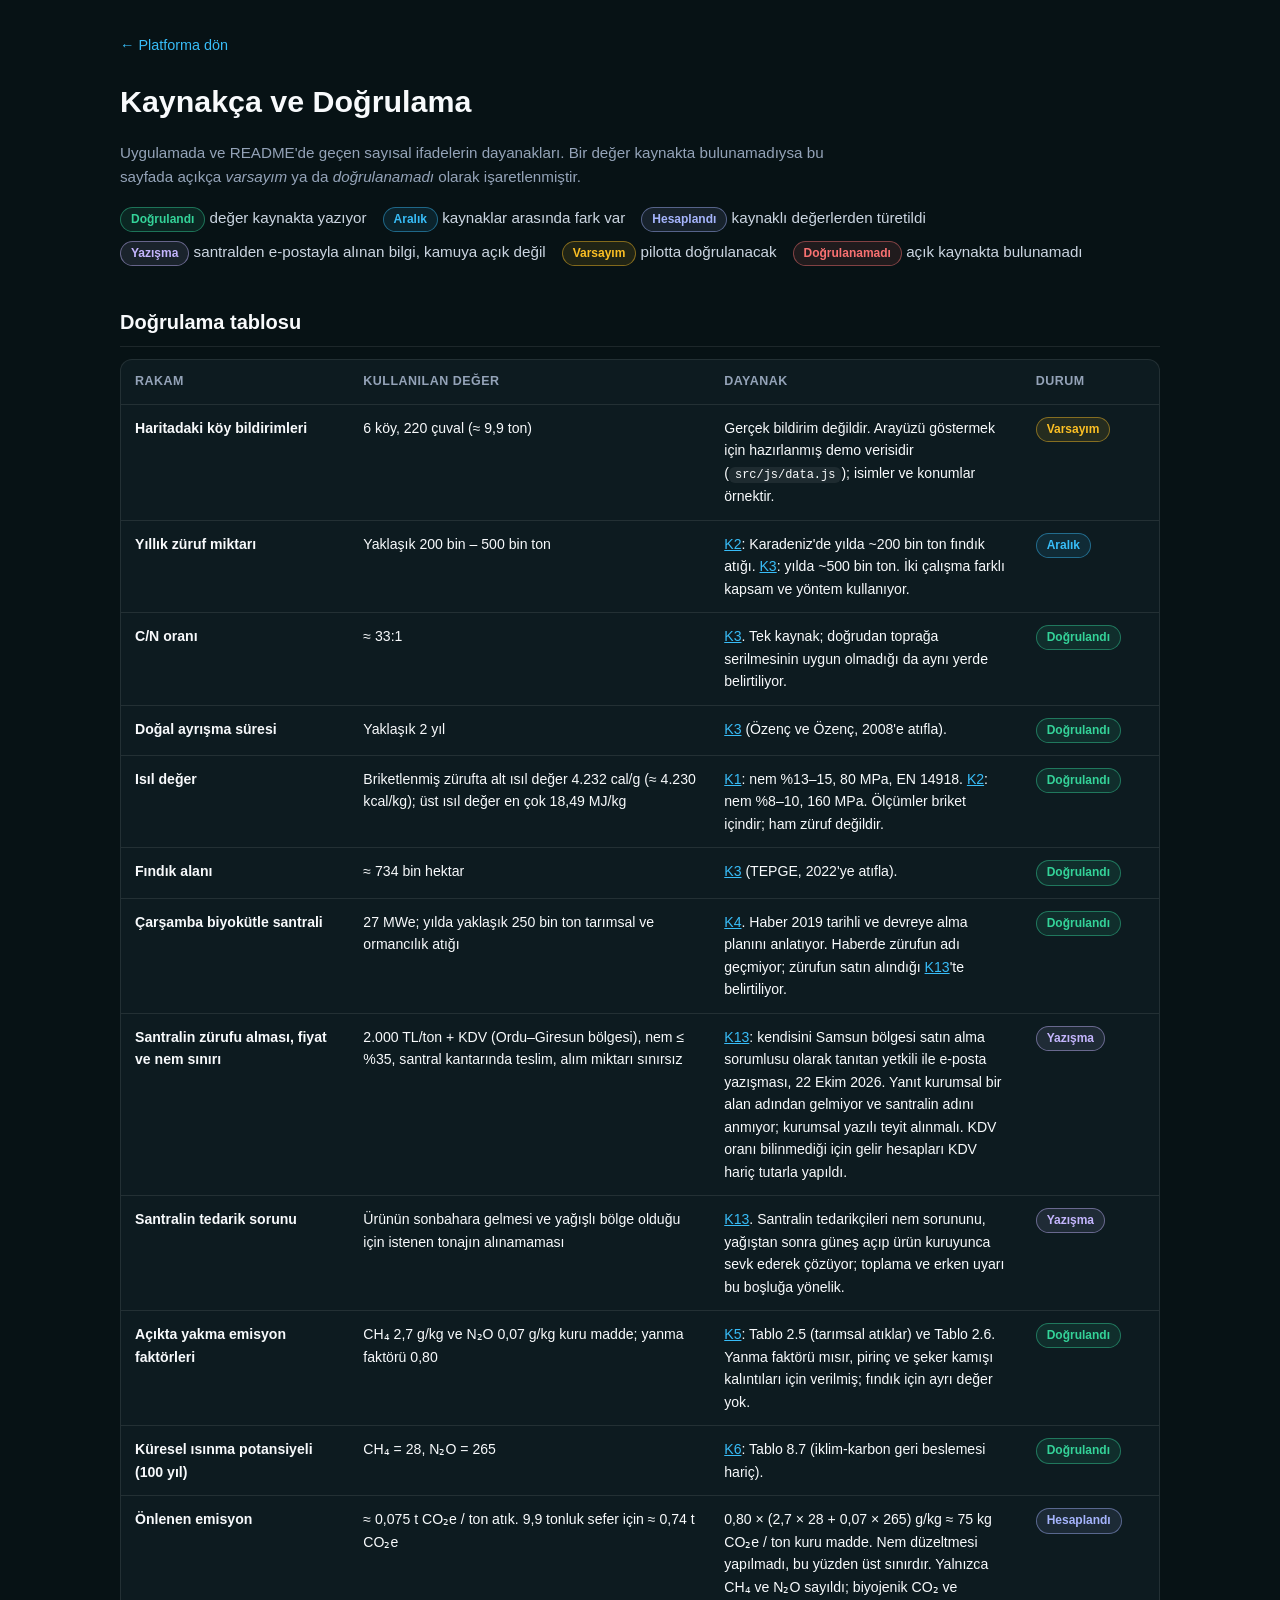
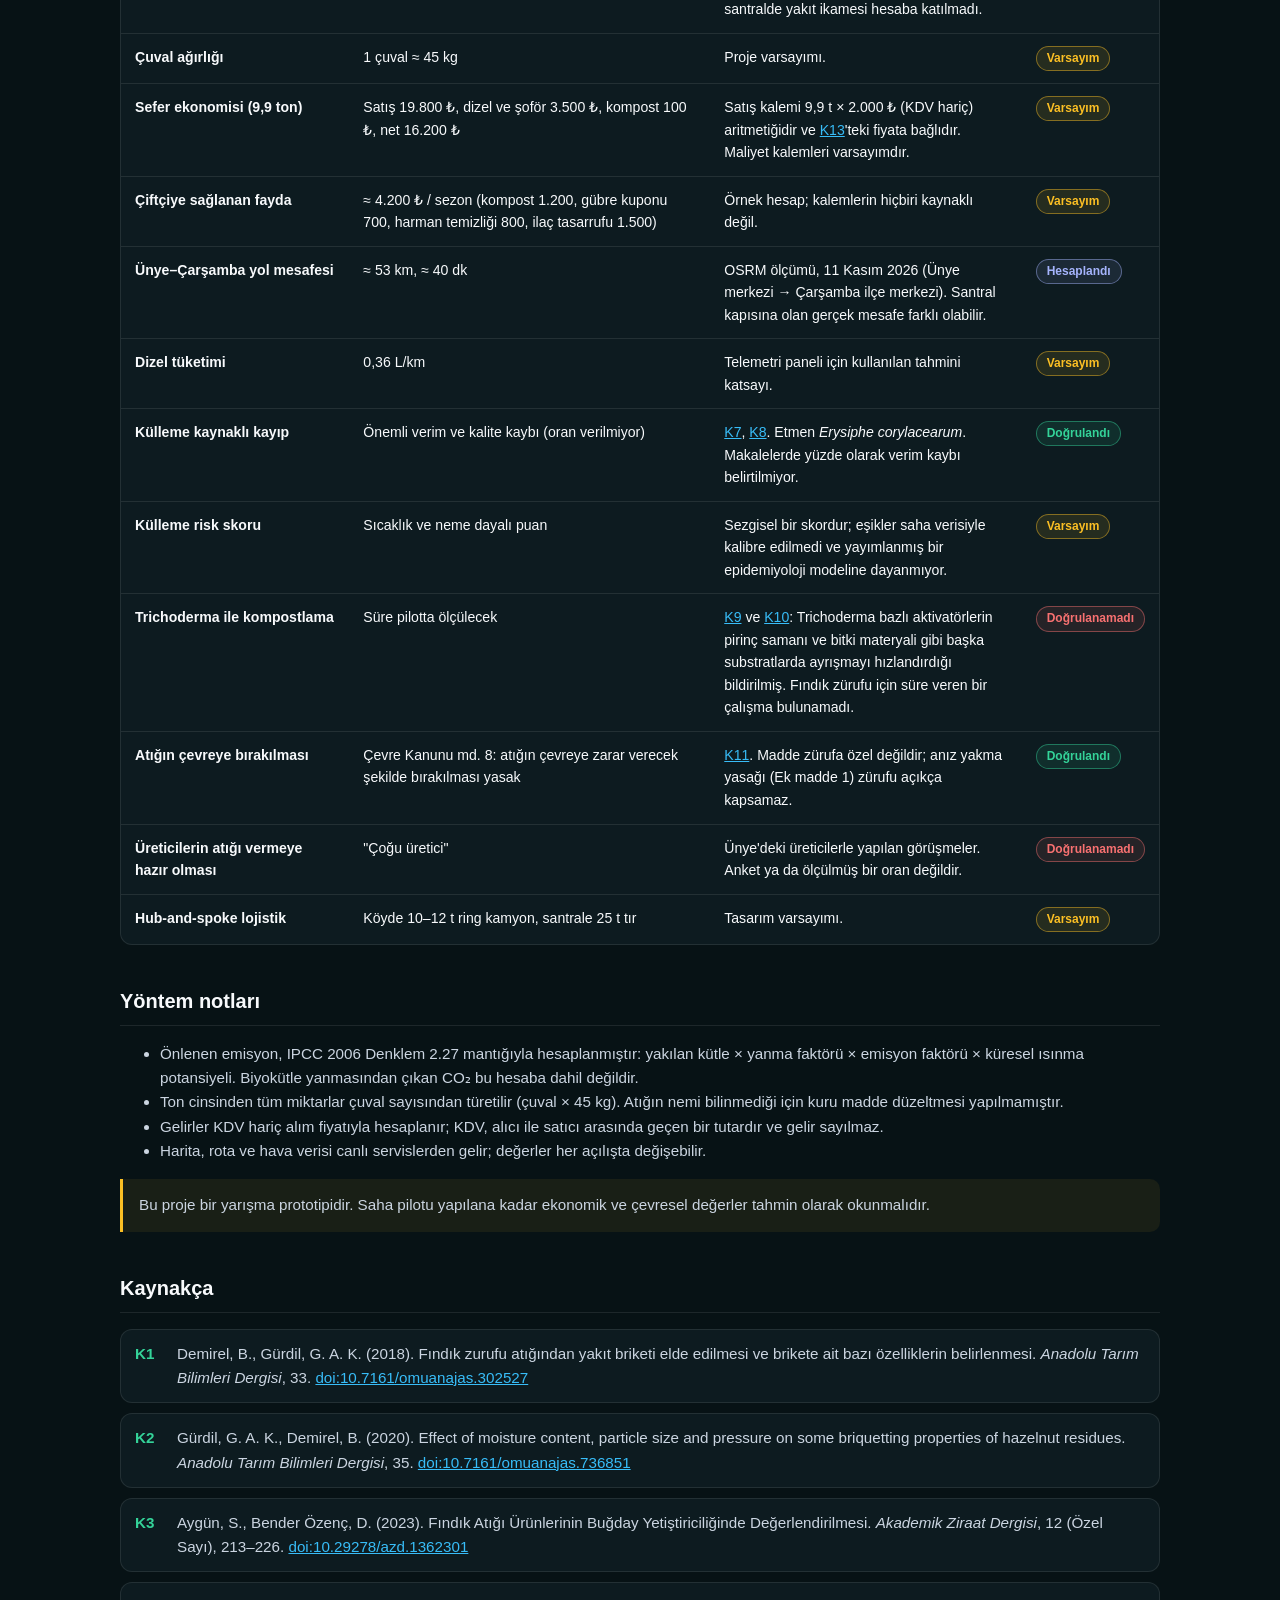
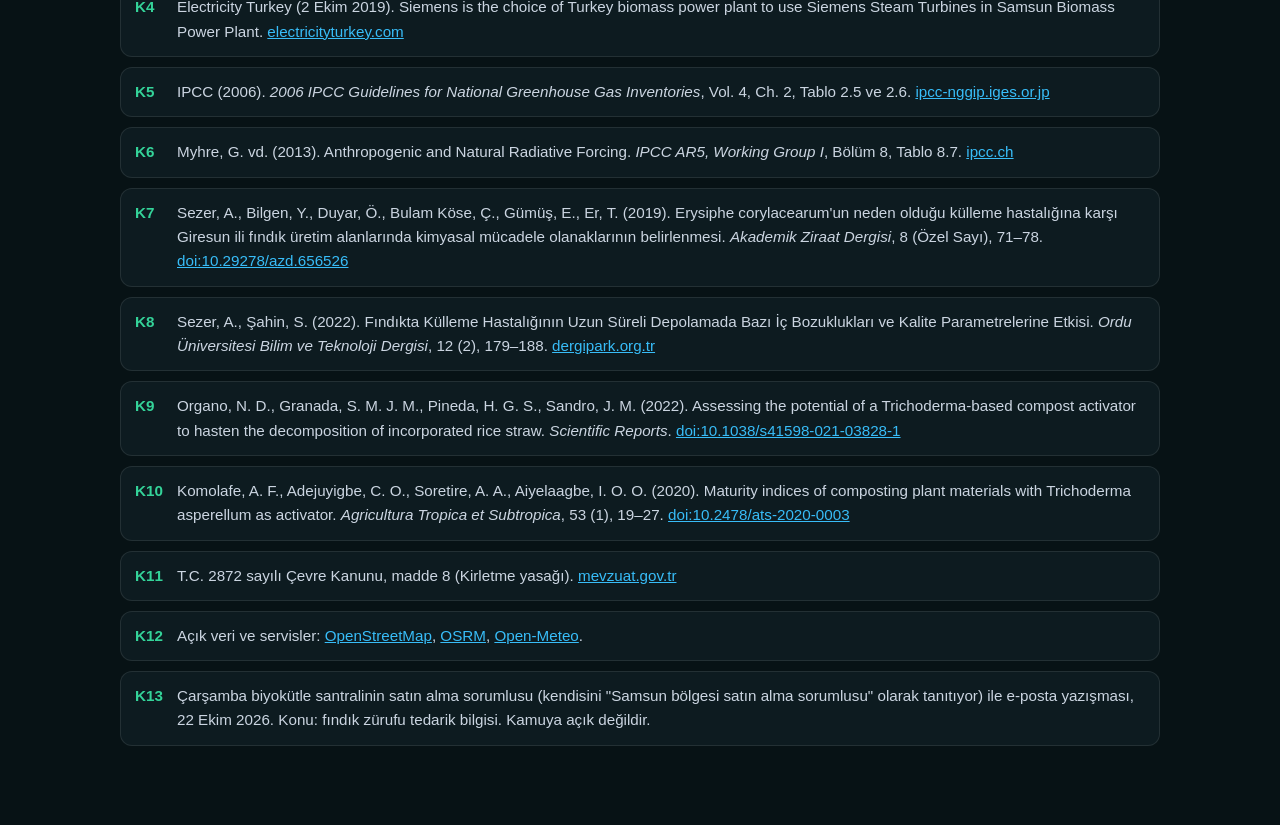
<file: src/kaynakca.html>
<!DOCTYPE html>
<html lang="tr">
<head>
    <meta charset="UTF-8">
    <meta name="viewport" content="width=device-width, initial-scale=1.0">
    <title>Kaynakça ve Doğrulama | Gapçuk AI</title>
    <link rel="icon" type="image/png" href="assets/logo.png">
    <style>
        :root {
            --bg: #071215;
            --card: #0D1B20;
            --line: rgba(255, 255, 255, 0.09);
            --text: #F8FAFC;
            --muted: #94A3B8;
            --green: #34D399;
            --amber: #FBBF24;
            --blue: #38BDF8;
            --red: #F87171;
        }
        * { box-sizing: border-box; }
        body {
            margin: 0;
            background: var(--bg);
            color: var(--text);
            font-family: 'Inter', -apple-system, BlinkMacSystemFont, 'Segoe UI', Roboto, sans-serif;
            line-height: 1.6;
        }
        main { max-width: 1080px; margin: 0 auto; padding: 32px 20px 64px; }
        a { color: var(--blue); }
        .back { display: inline-block; margin-bottom: 20px; font-size: 0.9rem; text-decoration: none; }
        h1 { font-size: 1.9rem; margin: 0 0 8px; }
        h2 { font-size: 1.25rem; margin: 40px 0 12px; padding-bottom: 8px; border-bottom: 1px solid var(--line); }
        p, li { color: #CBD5E1; font-size: 0.95rem; }
        .lead { color: var(--muted); max-width: 760px; }
        .legend { display: flex; flex-wrap: wrap; gap: 8px 16px; margin: 16px 0 0; padding: 0; list-style: none; font-size: 0.85rem; }
        .table-wrap { overflow-x: auto; border: 1px solid var(--line); border-radius: 12px; background: var(--card); }
        table { width: 100%; border-collapse: collapse; min-width: 860px; }
        th, td { text-align: left; vertical-align: top; padding: 12px 14px; border-bottom: 1px solid var(--line); font-size: 0.88rem; }
        th { color: var(--muted); font-weight: 600; font-size: 0.78rem; text-transform: uppercase; letter-spacing: 0.04em; }
        tr:last-child td { border-bottom: none; }
        td:first-child { font-weight: 600; width: 22%; }
        td:nth-child(3) { width: 30%; }
        .pill { display: inline-block; padding: 2px 10px; border-radius: 999px; font-size: 0.75rem; font-weight: 700; border: 1px solid; white-space: nowrap; }
        .ok { color: var(--green); border-color: rgba(52, 211, 153, 0.45); background: rgba(52, 211, 153, 0.1); }
        .range { color: var(--blue); border-color: rgba(56, 189, 248, 0.45); background: rgba(56, 189, 248, 0.1); }
        .calc { color: #A5B4FC; border-color: rgba(165, 180, 252, 0.45); background: rgba(165, 180, 252, 0.1); }
        .assume { color: var(--amber); border-color: rgba(251, 191, 36, 0.45); background: rgba(251, 191, 36, 0.1); }
        .mail { color: #C4B5FD; border-color: rgba(196, 181, 253, 0.45); background: rgba(196, 181, 253, 0.1); }
        .no { color: var(--red); border-color: rgba(248, 113, 113, 0.45); background: rgba(248, 113, 113, 0.1); }
        .refs { padding-left: 0; list-style: none; counter-reset: ref; }
        .refs li { position: relative; padding: 12px 14px 12px 56px; margin-bottom: 10px; background: var(--card); border: 1px solid var(--line); border-radius: 12px; }
        .refs li::before { counter-increment: ref; content: "K" counter(ref); position: absolute; left: 14px; top: 12px; font-weight: 700; color: var(--green); }
        .refs li:target { border-color: var(--green); }
        code { background: rgba(255, 255, 255, 0.07); padding: 1px 6px; border-radius: 6px; font-size: 0.85em; }
        .note { padding: 14px 16px; border-left: 3px solid var(--amber); background: rgba(251, 191, 36, 0.07); border-radius: 0 10px 10px 0; }
    </style>
</head>
<body>
<main>
    <a class="back" href="index.html">&larr; Platforma dön</a>
    <h1>Kaynakça ve Doğrulama</h1>
    <p class="lead">Uygulamada ve README'de geçen sayısal ifadelerin dayanakları. Bir değer kaynakta bulunamadıysa bu sayfada açıkça <em>varsayım</em> ya da <em>doğrulanamadı</em> olarak işaretlenmiştir.</p>

    <ul class="legend">
        <li><span class="pill ok">Doğrulandı</span> değer kaynakta yazıyor</li>
        <li><span class="pill range">Aralık</span> kaynaklar arasında fark var</li>
        <li><span class="pill calc">Hesaplandı</span> kaynaklı değerlerden türetildi</li>
        <li><span class="pill mail">Yazışma</span> santralden e-postayla alınan bilgi, kamuya açık değil</li>
        <li><span class="pill assume">Varsayım</span> pilotta doğrulanacak</li>
        <li><span class="pill no">Doğrulanamadı</span> açık kaynakta bulunamadı</li>
    </ul>

    <h2>Doğrulama tablosu</h2>
    <div class="table-wrap">
        <table>
            <thead>
                <tr><th>Rakam</th><th>Kullanılan değer</th><th>Dayanak</th><th>Durum</th></tr>
            </thead>
            <tbody>
                <tr id="d-demo">
                    <td>Haritadaki köy bildirimleri</td>
                    <td>6 köy, 220 çuval (≈ 9,9 ton)</td>
                    <td>Gerçek bildirim değildir. Arayüzü göstermek için hazırlanmış demo verisidir (<code>src/js/data.js</code>); isimler ve konumlar örnektir.</td>
                    <td><span class="pill assume">Varsayım</span></td>
                </tr>
                <tr id="d-miktar">
                    <td>Yıllık züruf miktarı</td>
                    <td>Yaklaşık 200 bin – 500 bin ton</td>
                    <td><a href="#k2">K2</a>: Karadeniz'de yılda ~200 bin ton fındık atığı. <a href="#k3">K3</a>: yılda ~500 bin ton. İki çalışma farklı kapsam ve yöntem kullanıyor.</td>
                    <td><span class="pill range">Aralık</span></td>
                </tr>
                <tr id="d-cn">
                    <td>C/N oranı</td>
                    <td>≈ 33:1</td>
                    <td><a href="#k3">K3</a>. Tek kaynak; doğrudan toprağa serilmesinin uygun olmadığı da aynı yerde belirtiliyor.</td>
                    <td><span class="pill ok">Doğrulandı</span></td>
                </tr>
                <tr>
                    <td>Doğal ayrışma süresi</td>
                    <td>Yaklaşık 2 yıl</td>
                    <td><a href="#k3">K3</a> (Özenç ve Özenç, 2008'e atıfla).</td>
                    <td><span class="pill ok">Doğrulandı</span></td>
                </tr>
                <tr id="d-isil">
                    <td>Isıl değer</td>
                    <td>Briketlenmiş zürufta alt ısıl değer 4.232 cal/g (≈ 4.230 kcal/kg); üst ısıl değer en çok 18,49 MJ/kg</td>
                    <td><a href="#k1">K1</a>: nem %13–15, 80 MPa, EN 14918. <a href="#k2">K2</a>: nem %8–10, 160 MPa. Ölçümler briket içindir; ham züruf değildir.</td>
                    <td><span class="pill ok">Doğrulandı</span></td>
                </tr>
                <tr>
                    <td>Fındık alanı</td>
                    <td>≈ 734 bin hektar</td>
                    <td><a href="#k3">K3</a> (TEPGE, 2022'ye atıfla).</td>
                    <td><span class="pill ok">Doğrulandı</span></td>
                </tr>
                <tr id="d-santral">
                    <td>Çarşamba biyokütle santrali</td>
                    <td>27 MWe; yılda yaklaşık 250 bin ton tarımsal ve ormancılık atığı</td>
                    <td><a href="#k4">K4</a>. Haber 2019 tarihli ve devreye alma planını anlatıyor. Haberde zürufun adı geçmiyor; zürufun satın alındığı <a href="#k13">K13</a>'te belirtiliyor.</td>
                    <td><span class="pill ok">Doğrulandı</span></td>
                </tr>
                <tr id="d-fiyat">
                    <td>Santralin zürufu alması, fiyat ve nem sınırı</td>
                    <td>2.000 TL/ton + KDV (Ordu–Giresun bölgesi), nem ≤ %35, santral kantarında teslim, alım miktarı sınırsız</td>
                    <td><a href="#k13">K13</a>: kendisini Samsun bölgesi satın alma sorumlusu olarak tanıtan yetkili ile e-posta yazışması, 22 Ekim 2026. Yanıt kurumsal bir alan adından gelmiyor ve santralin adını anmıyor; kurumsal yazılı teyit alınmalı. KDV oranı bilinmediği için gelir hesapları KDV hariç tutarla yapıldı.</td>
                    <td><span class="pill mail">Yazışma</span></td>
                </tr>
                <tr id="d-tedarik">
                    <td>Santralin tedarik sorunu</td>
                    <td>Ürünün sonbahara gelmesi ve yağışlı bölge olduğu için istenen tonajın alınamaması</td>
                    <td><a href="#k13">K13</a>. Santralin tedarikçileri nem sorununu, yağıştan sonra güneş açıp ürün kuruyunca sevk ederek çözüyor; toplama ve erken uyarı bu boşluğa yönelik.</td>
                    <td><span class="pill mail">Yazışma</span></td>
                </tr>
                <tr id="d-emisyon">
                    <td>Açıkta yakma emisyon faktörleri</td>
                    <td>CH₄ 2,7 g/kg ve N₂O 0,07 g/kg kuru madde; yanma faktörü 0,80</td>
                    <td><a href="#k5">K5</a>: Tablo 2.5 (tarımsal atıklar) ve Tablo 2.6. Yanma faktörü mısır, pirinç ve şeker kamışı kalıntıları için verilmiş; fındık için ayrı değer yok.</td>
                    <td><span class="pill ok">Doğrulandı</span></td>
                </tr>
                <tr>
                    <td>Küresel ısınma potansiyeli (100 yıl)</td>
                    <td>CH₄ = 28, N₂O = 265</td>
                    <td><a href="#k6">K6</a>: Tablo 8.7 (iklim-karbon geri beslemesi hariç).</td>
                    <td><span class="pill ok">Doğrulandı</span></td>
                </tr>
                <tr id="d-co2">
                    <td>Önlenen emisyon</td>
                    <td>≈ 0,075 t CO₂e / ton atık. 9,9 tonluk sefer için ≈ 0,74 t CO₂e</td>
                    <td>0,80 × (2,7 × 28 + 0,07 × 265) g/kg ≈ 75 kg CO₂e / ton kuru madde. Nem düzeltmesi yapılmadı, bu yüzden üst sınırdır. Yalnızca CH₄ ve N₂O sayıldı; biyojenik CO₂ ve santralde yakıt ikamesi hesaba katılmadı.</td>
                    <td><span class="pill calc">Hesaplandı</span></td>
                </tr>
                <tr>
                    <td>Çuval ağırlığı</td>
                    <td>1 çuval ≈ 45 kg</td>
                    <td>Proje varsayımı.</td>
                    <td><span class="pill assume">Varsayım</span></td>
                </tr>
                <tr id="d-ekonomi">
                    <td>Sefer ekonomisi (9,9 ton)</td>
                    <td>Satış 19.800 ₺, dizel ve şoför 3.500 ₺, kompost 100 ₺, net 16.200 ₺</td>
                    <td>Satış kalemi 9,9 t × 2.000 ₺ (KDV hariç) aritmetiğidir ve <a href="#k13">K13</a>'teki fiyata bağlıdır. Maliyet kalemleri varsayımdır.</td>
                    <td><span class="pill assume">Varsayım</span></td>
                </tr>
                <tr>
                    <td>Çiftçiye sağlanan fayda</td>
                    <td>≈ 4.200 ₺ / sezon (kompost 1.200, gübre kuponu 700, harman temizliği 800, ilaç tasarrufu 1.500)</td>
                    <td>Örnek hesap; kalemlerin hiçbiri kaynaklı değil.</td>
                    <td><span class="pill assume">Varsayım</span></td>
                </tr>
                <tr id="d-mesafe">
                    <td>Ünye–Çarşamba yol mesafesi</td>
                    <td>≈ 53 km, ≈ 40 dk</td>
                    <td>OSRM ölçümü, 11 Kasım 2026 (Ünye merkezi → Çarşamba ilçe merkezi). Santral kapısına olan gerçek mesafe farklı olabilir.</td>
                    <td><span class="pill calc">Hesaplandı</span></td>
                </tr>
                <tr>
                    <td>Dizel tüketimi</td>
                    <td>0,36 L/km</td>
                    <td>Telemetri paneli için kullanılan tahmini katsayı.</td>
                    <td><span class="pill assume">Varsayım</span></td>
                </tr>
                <tr id="d-kulleme">
                    <td>Külleme kaynaklı kayıp</td>
                    <td>Önemli verim ve kalite kaybı (oran verilmiyor)</td>
                    <td><a href="#k7">K7</a>, <a href="#k8">K8</a>. Etmen <i>Erysiphe corylacearum</i>. Makalelerde yüzde olarak verim kaybı belirtilmiyor.</td>
                    <td><span class="pill ok">Doğrulandı</span></td>
                </tr>
                <tr>
                    <td>Külleme risk skoru</td>
                    <td>Sıcaklık ve neme dayalı puan</td>
                    <td>Sezgisel bir skordur; eşikler saha verisiyle kalibre edilmedi ve yayımlanmış bir epidemiyoloji modeline dayanmıyor.</td>
                    <td><span class="pill assume">Varsayım</span></td>
                </tr>
                <tr id="d-trichoderma">
                    <td>Trichoderma ile kompostlama</td>
                    <td>Süre pilotta ölçülecek</td>
                    <td><a href="#k9">K9</a> ve <a href="#k10">K10</a>: Trichoderma bazlı aktivatörlerin pirinç samanı ve bitki materyali gibi başka substratlarda ayrışmayı hızlandırdığı bildirilmiş. Fındık zürufu için süre veren bir çalışma bulunamadı.</td>
                    <td><span class="pill no">Doğrulanamadı</span></td>
                </tr>
                <tr>
                    <td>Atığın çevreye bırakılması</td>
                    <td>Çevre Kanunu md. 8: atığın çevreye zarar verecek şekilde bırakılması yasak</td>
                    <td><a href="#k11">K11</a>. Madde zürufa özel değildir; anız yakma yasağı (Ek madde 1) zürufu açıkça kapsamaz.</td>
                    <td><span class="pill ok">Doğrulandı</span></td>
                </tr>
                <tr>
                    <td>Üreticilerin atığı vermeye hazır olması</td>
                    <td>"Çoğu üretici"</td>
                    <td>Ünye'deki üreticilerle yapılan görüşmeler. Anket ya da ölçülmüş bir oran değildir.</td>
                    <td><span class="pill no">Doğrulanamadı</span></td>
                </tr>
                <tr>
                    <td>Hub-and-spoke lojistik</td>
                    <td>Köyde 10–12 t ring kamyon, santrale 25 t tır</td>
                    <td>Tasarım varsayımı.</td>
                    <td><span class="pill assume">Varsayım</span></td>
                </tr>
            </tbody>
        </table>
    </div>

    <h2>Yöntem notları</h2>
    <ul>
        <li>Önlenen emisyon, IPCC 2006 Denklem 2.27 mantığıyla hesaplanmıştır: yakılan kütle × yanma faktörü × emisyon faktörü × küresel ısınma potansiyeli. Biyokütle yanmasından çıkan CO₂ bu hesaba dahil değildir.</li>
        <li>Ton cinsinden tüm miktarlar çuval sayısından türetilir (çuval × 45 kg). Atığın nemi bilinmediği için kuru madde düzeltmesi yapılmamıştır.</li>
        <li>Gelirler KDV hariç alım fiyatıyla hesaplanır; KDV, alıcı ile satıcı arasında geçen bir tutardır ve gelir sayılmaz.</li>
        <li>Harita, rota ve hava verisi canlı servislerden gelir; değerler her açılışta değişebilir.</li>
    </ul>

    <p class="note">Bu proje bir yarışma prototipidir. Saha pilotu yapılana kadar ekonomik ve çevresel değerler tahmin olarak okunmalıdır.</p>

    <h2>Kaynakça</h2>
    <ol class="refs">
        <li id="k1">Demirel, B., Gürdil, G. A. K. (2018). Fındık zurufu atığından yakıt briketi elde edilmesi ve brikete ait bazı özelliklerin belirlenmesi. <i>Anadolu Tarım Bilimleri Dergisi</i>, 33. <a href="https://doi.org/10.7161/omuanajas.302527" target="_blank" rel="noopener noreferrer">doi:10.7161/omuanajas.302527</a></li>
        <li id="k2">Gürdil, G. A. K., Demirel, B. (2020). Effect of moisture content, particle size and pressure on some briquetting properties of hazelnut residues. <i>Anadolu Tarım Bilimleri Dergisi</i>, 35. <a href="https://doi.org/10.7161/omuanajas.736851" target="_blank" rel="noopener noreferrer">doi:10.7161/omuanajas.736851</a></li>
        <li id="k3">Aygün, S., Bender Özenç, D. (2023). Fındık Atığı Ürünlerinin Buğday Yetiştiriciliğinde Değerlendirilmesi. <i>Akademik Ziraat Dergisi</i>, 12 (Özel Sayı), 213–226. <a href="https://doi.org/10.29278/azd.1362301" target="_blank" rel="noopener noreferrer">doi:10.29278/azd.1362301</a></li>
        <li id="k4">Electricity Turkey (2 Ekim 2019). Siemens is the choice of Turkey biomass power plant to use Siemens Steam Turbines in Samsun Biomass Power Plant. <a href="https://www.electricityturkey.com/haber/samsun-carsamba-biyokutle-enerji-santralinde-siemens-buhar-turbinleri-kullanilecek-turkiyenin-en-buyuk-ikinci-biyokutle-santralnin-preferi-siemens-oldu-21473" target="_blank" rel="noopener noreferrer">electricityturkey.com</a></li>
        <li id="k5">IPCC (2006). <i>2006 IPCC Guidelines for National Greenhouse Gas Inventories</i>, Vol. 4, Ch. 2, Tablo 2.5 ve 2.6. <a href="https://www.ipcc-nggip.iges.or.jp/public/2006gl/vol4.html" target="_blank" rel="noopener noreferrer">ipcc-nggip.iges.or.jp</a></li>
        <li id="k6">Myhre, G. vd. (2013). Anthropogenic and Natural Radiative Forcing. <i>IPCC AR5, Working Group I</i>, Bölüm 8, Tablo 8.7. <a href="https://www.ipcc.ch/report/ar5/wg1/" target="_blank" rel="noopener noreferrer">ipcc.ch</a></li>
        <li id="k7">Sezer, A., Bilgen, Y., Duyar, Ö., Bulam Köse, Ç., Gümüş, E., Er, T. (2019). Erysiphe corylacearum'un neden olduğu külleme hastalığına karşı Giresun ili fındık üretim alanlarında kimyasal mücadele olanaklarının belirlenmesi. <i>Akademik Ziraat Dergisi</i>, 8 (Özel Sayı), 71–78. <a href="https://doi.org/10.29278/azd.656526" target="_blank" rel="noopener noreferrer">doi:10.29278/azd.656526</a></li>
        <li id="k8">Sezer, A., Şahin, S. (2022). Fındıkta Külleme Hastalığının Uzun Süreli Depolamada Bazı İç Bozuklukları ve Kalite Parametrelerine Etkisi. <i>Ordu Üniversitesi Bilim ve Teknoloji Dergisi</i>, 12 (2), 179–188. <a href="https://dergipark.org.tr/en/pub/ordubtd/article/1207968" target="_blank" rel="noopener noreferrer">dergipark.org.tr</a></li>
        <li id="k9">Organo, N. D., Granada, S. M. J. M., Pineda, H. G. S., Sandro, J. M. (2022). Assessing the potential of a Trichoderma-based compost activator to hasten the decomposition of incorporated rice straw. <i>Scientific Reports</i>. <a href="https://doi.org/10.1038/s41598-021-03828-1" target="_blank" rel="noopener noreferrer">doi:10.1038/s41598-021-03828-1</a></li>
        <li id="k10">Komolafe, A. F., Adejuyigbe, C. O., Soretire, A. A., Aiyelaagbe, I. O. O. (2020). Maturity indices of composting plant materials with Trichoderma asperellum as activator. <i>Agricultura Tropica et Subtropica</i>, 53 (1), 19–27. <a href="https://doi.org/10.2478/ats-2020-0003" target="_blank" rel="noopener noreferrer">doi:10.2478/ats-2020-0003</a></li>
        <li id="k11">T.C. 2872 sayılı Çevre Kanunu, madde 8 (Kirletme yasağı). <a href="https://www.mevzuat.gov.tr/mevzuat?MevzuatNo=2872&amp;MevzuatTur=1&amp;MevzuatTertip=5" target="_blank" rel="noopener noreferrer">mevzuat.gov.tr</a></li>
        <li id="k12">Açık veri ve servisler: <a href="https://www.openstreetmap.org/copyright" target="_blank" rel="noopener noreferrer">OpenStreetMap</a>, <a href="https://project-osrm.org/" target="_blank" rel="noopener noreferrer">OSRM</a>, <a href="https://open-meteo.com/" target="_blank" rel="noopener noreferrer">Open-Meteo</a>.</li>
        <li id="k13">Çarşamba biyokütle santralinin satın alma sorumlusu (kendisini "Samsun bölgesi satın alma sorumlusu" olarak tanıtıyor) ile e-posta yazışması, 22 Ekim 2026. Konu: fındık zürufu tedarik bilgisi. Kamuya açık değildir.</li>
    </ol>
</main>
</body>
</html>
</file>
